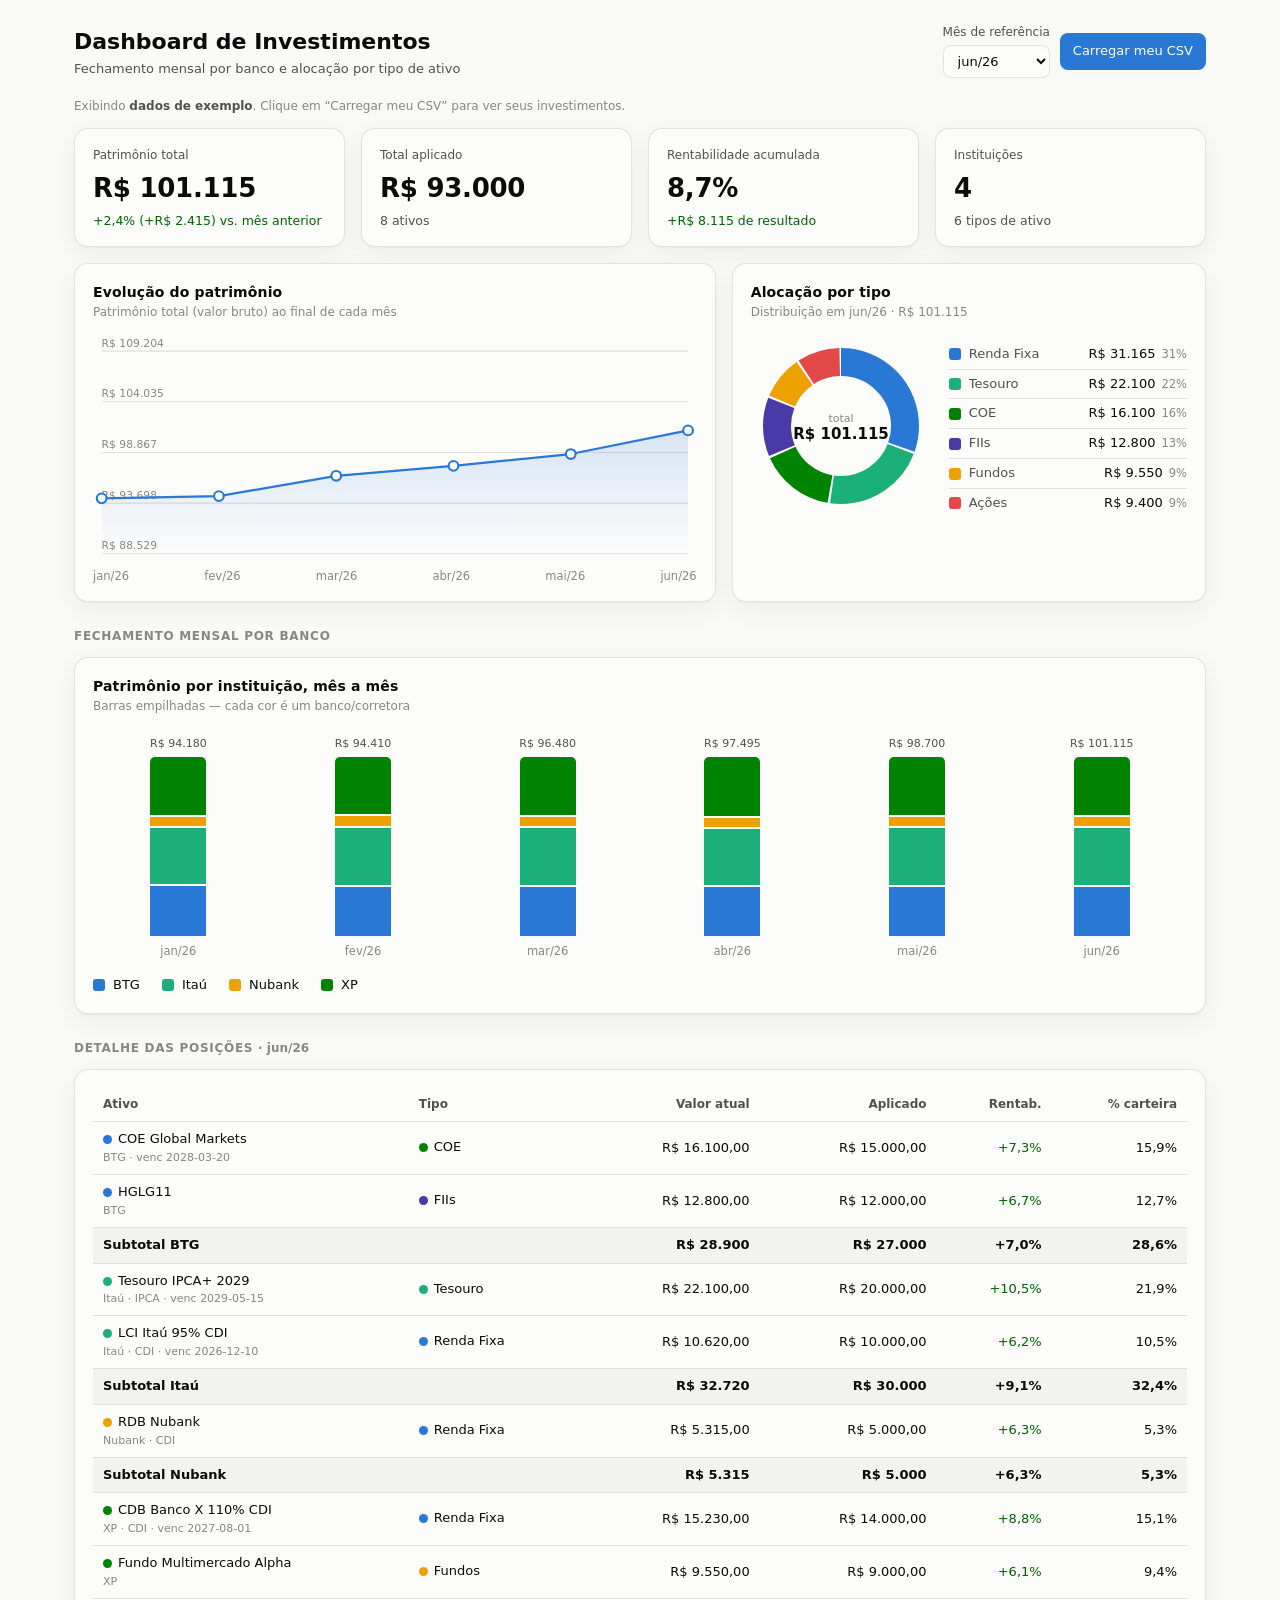
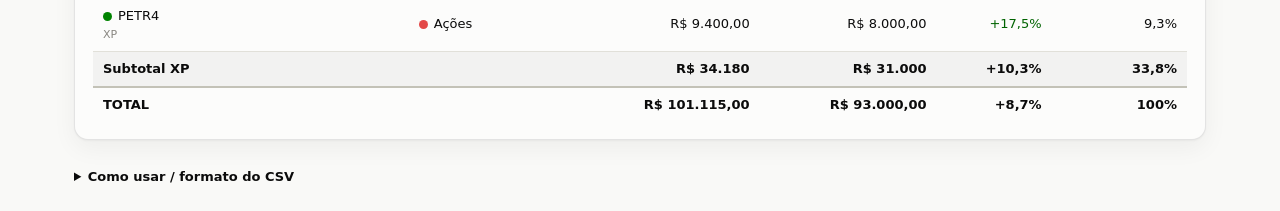
<file: dashboard-investimentos.html>
<!doctype html>
<html lang="pt-BR">
<head>
<meta charset="utf-8">
<meta name="viewport" content="width=device-width, initial-scale=1">
<title>Dashboard de Investimentos</title>
<style>
  :root{
    /* superfícies e tinta */
    --page:#f9f9f7; --surface:#fcfcfb;
    --ink:#0b0b0b; --ink-2:#52514e; --muted:#898781;
    --grid:#e1e0d9; --axis:#c3c2b7; --border:rgba(11,11,11,.10);
    --good:#006300; --bad:#c0392b;
    /* paleta categórica (light) */
    --c1:#2a78d6; --c2:#1baf7a; --c3:#eda100; --c4:#008300;
    --c5:#4a3aa7; --c6:#e34948; --c7:#e87ba4; --c8:#eb6834;
    --shadow:0 1px 2px rgba(11,11,11,.04), 0 8px 24px rgba(11,11,11,.05);
  }
  @media (prefers-color-scheme: dark){
    :root{
      --page:#0d0d0d; --surface:#1a1a19;
      --ink:#ffffff; --ink-2:#c3c2b7; --muted:#898781;
      --grid:#2c2c2a; --axis:#383835; --border:rgba(255,255,255,.10);
      --good:#0ca30c; --bad:#e66767;
      --c1:#3987e5; --c2:#199e70; --c3:#c98500; --c4:#008300;
      --c5:#9085e9; --c6:#e66767; --c7:#d55181; --c8:#d95926;
      --shadow:0 1px 2px rgba(0,0,0,.4), 0 8px 24px rgba(0,0,0,.5);
    }
  }
  *{box-sizing:border-box}
  html,body{margin:0}
  body{
    background:var(--page); color:var(--ink);
    font-family:system-ui,-apple-system,"Segoe UI",sans-serif;
    line-height:1.45; padding:24px; max-width:1180px; margin:0 auto;
  }
  a{color:var(--c1)}
  h1{font-size:22px; margin:0 0 2px}
  .sub{color:var(--ink-2); font-size:13px; margin:0}
  header.top{
    display:flex; flex-wrap:wrap; gap:16px; align-items:flex-end;
    justify-content:space-between; margin-bottom:20px;
  }
  .controls{display:flex; flex-wrap:wrap; gap:10px; align-items:center}
  label.fld{font-size:12px; color:var(--ink-2); display:flex; flex-direction:column; gap:4px}
  select, button, .btn{
    font:inherit; font-size:13px; color:var(--ink);
    background:var(--surface); border:1px solid var(--border);
    border-radius:8px; padding:8px 12px; cursor:pointer;
  }
  select{padding:7px 10px}
  .btn:hover, button:hover{border-color:var(--axis)}
  .btn.primary{background:var(--c1); color:#fff; border-color:transparent}
  .btn.primary:hover{filter:brightness(.95)}

  .grid{display:grid; gap:16px}
  .kpis{grid-template-columns:repeat(auto-fit,minmax(180px,1fr)); margin-bottom:16px}
  .cards{grid-template-columns:1.15fr .85fr}
  @media (max-width:820px){ .cards{grid-template-columns:1fr} }

  .card{
    background:var(--surface); border:1px solid var(--border);
    border-radius:14px; padding:18px 18px 16px; box-shadow:var(--shadow);
  }
  .card h2{font-size:14px; margin:0 0 2px; letter-spacing:.01em}
  .card .hint{font-size:12px; color:var(--muted); margin:0 0 14px}

  .kpi .k-label{font-size:12px; color:var(--ink-2); margin:0 0 6px}
  .kpi .k-value{font-size:26px; font-weight:650; letter-spacing:-.01em}
  .kpi .k-delta{font-size:12.5px; margin-top:4px; color:var(--ink-2)}
  .up{color:var(--good)} .down{color:var(--bad)}

  /* donut */
  .donut-wrap{display:flex; gap:18px; align-items:center; flex-wrap:wrap}
  .donut-wrap svg{flex:0 0 auto}
  .legend{list-style:none; margin:0; padding:0; flex:1 1 200px; min-width:190px}
  .legend li{display:grid; grid-template-columns:12px 1fr auto; gap:8px; align-items:center;
    padding:5px 0; font-size:13px; border-bottom:1px solid var(--grid)}
  .legend li:last-child{border-bottom:0}
  .legend .sw{width:12px; height:12px; border-radius:3px}
  .legend .nm{color:var(--ink-2); overflow:hidden; text-overflow:ellipsis; white-space:nowrap}
  .legend .vl{font-variant-numeric:tabular-nums; text-align:right}
  .legend .pc{color:var(--muted); font-size:11.5px; margin-left:6px}

  /* stacked bars */
  .chart-area{position:relative}
  .bars{display:flex; align-items:flex-end; gap:14px; height:230px; padding-top:6px}
  .bar-col{flex:1 1 0; display:flex; flex-direction:column; align-items:center; height:100%; justify-content:flex-end; min-width:0}
  .bar-stack{width:100%; max-width:56px; display:flex; flex-direction:column-reverse;
    border-radius:5px 5px 0 0; overflow:hidden; gap:2px; background:transparent}
  .seg{width:100%; cursor:default}
  .bar-x{font-size:11.5px; color:var(--muted); margin-top:7px; white-space:nowrap;
    font-variant-numeric:tabular-nums}
  .bar-total{font-size:11px; color:var(--ink-2); margin-bottom:5px; font-variant-numeric:tabular-nums}

  /* line */
  .line-x{display:flex; justify-content:space-between; font-size:11.5px; color:var(--muted); margin-top:6px}

  /* table */
  .tbl-wrap{overflow-x:auto}
  table{border-collapse:collapse; width:100%; font-size:13px}
  th,td{padding:8px 10px; text-align:right; border-bottom:1px solid var(--grid); white-space:nowrap}
  th:first-child,td:first-child, th.l,td.l{text-align:left}
  th{color:var(--ink-2); font-weight:600; font-size:12px; position:sticky; top:0; background:var(--surface)}
  td.num, th.num{font-variant-numeric:tabular-nums}
  tr.group td{background:color-mix(in srgb, var(--ink) 4%, transparent); font-weight:600}
  tbody tr:hover td{background:color-mix(in srgb, var(--c1) 7%, transparent)}
  .chip{display:inline-flex; align-items:center; gap:6px}
  .chip .dot{width:9px;height:9px;border-radius:50%}
  tfoot td{font-weight:700; border-top:2px solid var(--axis); border-bottom:0}

  /* tooltip */
  #tip{position:fixed; pointer-events:none; z-index:50; background:var(--ink); color:var(--page);
    padding:7px 10px; border-radius:8px; font-size:12px; box-shadow:var(--shadow);
    opacity:0; transition:opacity .08s; max-width:240px}
  #tip b{font-weight:650}
  #tip .muted{opacity:.7}

  .section-title{font-size:12px; text-transform:uppercase; letter-spacing:.06em;
    color:var(--muted); margin:26px 0 12px}
  .filebar{font-size:12px; color:var(--muted)}
  .filebar b{color:var(--ink-2); font-weight:600}
  details.help{margin-top:28px; font-size:13px; color:var(--ink-2)}
  details.help summary{cursor:pointer; color:var(--ink); font-weight:600}
  details.help code{background:color-mix(in srgb,var(--ink) 7%,transparent); padding:1px 5px; border-radius:4px; font-size:12px}
  details.help pre{background:var(--surface); border:1px solid var(--border); border-radius:8px; padding:12px; overflow:auto}
</style>
</head>
<body>

<header class="top">
  <div>
    <h1>Dashboard de Investimentos</h1>
    <p class="sub">Fechamento mensal por banco e alocação por tipo de ativo</p>
  </div>
  <div class="controls">
    <label class="fld">Mês de referência
      <select id="monthSel"></select>
    </label>
    <input type="file" id="fileInput" accept=".csv,text/csv" hidden>
    <button class="btn primary" id="loadBtn" type="button">Carregar meu CSV</button>
  </div>
</header>

<p class="filebar" id="filebar">Exibindo <b>dados de exemplo</b>. Clique em “Carregar meu CSV” para ver seus investimentos.</p>

<!-- KPIs -->
<section class="grid kpis" id="kpis"></section>

<!-- Linha 1: evolução + donut -->
<section class="grid cards">
  <div class="card">
    <h2>Evolução do patrimônio</h2>
    <p class="hint">Patrimônio total (valor bruto) ao final de cada mês</p>
    <div class="chart-area" id="lineChart"></div>
  </div>
  <div class="card">
    <h2>Alocação por tipo</h2>
    <p class="hint" id="donutHint">Distribuição no mês selecionado</p>
    <div class="donut-wrap">
      <div id="donut"></div>
      <ul class="legend" id="donutLegend"></ul>
    </div>
  </div>
</section>

<!-- Linha 2: fechamento por banco -->
<h3 class="section-title">Fechamento mensal por banco</h3>
<div class="card">
  <h2>Patrimônio por instituição, mês a mês</h2>
  <p class="hint">Barras empilhadas — cada cor é um banco/corretora</p>
  <div class="chart-area" id="bankChart"></div>
  <ul class="legend" id="bankLegend" style="margin-top:14px; display:flex; flex-wrap:wrap; gap:4px 22px"></ul>
</div>

<!-- Tabela detalhada -->
<h3 class="section-title">Detalhe das posições <span id="tblMonth" style="text-transform:none;letter-spacing:0"></span></h3>
<div class="card">
  <div class="tbl-wrap"><table id="detailTable"></table></div>
</div>

<details class="help">
  <summary>Como usar / formato do CSV</summary>
  <p>Exporte do Numbers em <b>Arquivo → Exportar para → CSV</b> com uma linha por investimento, por mês. Colunas reconhecidas (nomes flexíveis, com ou sem acento):</p>
  <pre>Data_Referencia,Banco_Corretora,Tipo,Ativo,Valor_Atual,Valor_Aplicado,Indexador,Vencimento
2026-06-30,XP,Renda Fixa,CDB Banco X 110% CDI,15230.45,14000,CDI,2027-08-01</pre>
  <p><b>Obrigatórias:</b> Data_Referencia, Banco_Corretora, Tipo, Ativo, Valor_Atual. <b>Opcionais:</b> Valor_Aplicado (habilita rentabilidade), Indexador, Vencimento.</p>
  <p>Aceita separador <code>,</code> ou <code>;</code>, valores com <code>R$</code>, e números no padrão brasileiro (<code>15.230,45</code>) ou internacional (<code>15230.45</code>). Datas em <code>AAAA-MM-DD</code> ou <code>DD/MM/AAAA</code>. Nada é enviado para a internet — tudo roda no seu navegador.</p>
</details>

<div id="tip"></div>

<script>
/* ============================ Dados de exemplo ============================ */
const SAMPLE_CSV = `Data_Referencia,Banco_Corretora,Tipo,Ativo,Valor_Atual,Valor_Aplicado,Indexador,Vencimento
2026-01-31,XP,Renda Fixa,CDB Banco X 110% CDI,14180,14000,CDI,2027-08-01
2026-01-31,XP,Ações,PETR4,8200,8000,,
2026-01-31,XP,Fundos,Fundo Multimercado Alpha,9050,9000,,
2026-01-31,Itaú,Tesouro,Tesouro IPCA+ 2029,20500,20000,IPCA,2029-05-15
2026-01-31,Itaú,Renda Fixa,LCI Itaú 95% CDI,10100,10000,CDI,2026-12-10
2026-01-31,Nubank,Renda Fixa,RDB Nubank,5050,5000,CDI,
2026-01-31,BTG,COE,COE Global Markets,15000,15000,,2028-03-20
2026-01-31,BTG,FIIs,HGLG11,12100,12000,,
2026-02-28,XP,Renda Fixa,CDB Banco X 110% CDI,14360,14000,CDI,2027-08-01
2026-02-28,XP,Ações,PETR4,7900,8000,,
2026-02-28,XP,Fundos,Fundo Multimercado Alpha,9150,9000,,
2026-02-28,Itaú,Tesouro,Tesouro IPCA+ 2029,20800,20000,IPCA,2029-05-15
2026-02-28,Itaú,Renda Fixa,LCI Itaú 95% CDI,10200,10000,CDI,2026-12-10
2026-02-28,Nubank,Renda Fixa,RDB Nubank,5100,5000,CDI,
2026-02-28,BTG,COE,COE Global Markets,15000,15000,,2028-03-20
2026-02-28,BTG,FIIs,HGLG11,11900,12000,,
2026-03-31,XP,Renda Fixa,CDB Banco X 110% CDI,14550,14000,CDI,2027-08-01
2026-03-31,XP,Ações,PETR4,8600,8000,,
2026-03-31,XP,Fundos,Fundo Multimercado Alpha,9080,9000,,
2026-03-31,Itaú,Tesouro,Tesouro IPCA+ 2029,21200,20000,IPCA,2029-05-15
2026-03-31,Itaú,Renda Fixa,LCI Itaú 95% CDI,10300,10000,CDI,2026-12-10
2026-03-31,Nubank,Renda Fixa,RDB Nubank,5150,5000,CDI,
2026-03-31,BTG,COE,COE Global Markets,15300,15000,,2028-03-20
2026-03-31,BTG,FIIs,HGLG11,12300,12000,,
2026-04-30,XP,Renda Fixa,CDB Banco X 110% CDI,14740,14000,CDI,2027-08-01
2026-04-30,XP,Ações,PETR4,9100,8000,,
2026-04-30,XP,Fundos,Fundo Multimercado Alpha,9250,9000,,
2026-04-30,Itaú,Tesouro,Tesouro IPCA+ 2029,21000,20000,IPCA,2029-05-15
2026-04-30,Itaú,Renda Fixa,LCI Itaú 95% CDI,10400,10000,CDI,2026-12-10
2026-04-30,Nubank,Renda Fixa,RDB Nubank,5205,5000,CDI,
2026-04-30,BTG,COE,COE Global Markets,15300,15000,,2028-03-20
2026-04-30,BTG,FIIs,HGLG11,12500,12000,,
2026-05-31,XP,Renda Fixa,CDB Banco X 110% CDI,14930,14000,CDI,2027-08-01
2026-05-31,XP,Ações,PETR4,8800,8000,,
2026-05-31,XP,Fundos,Fundo Multimercado Alpha,9400,9000,,
2026-05-31,Itaú,Tesouro,Tesouro IPCA+ 2029,21600,20000,IPCA,2029-05-15
2026-05-31,Itaú,Renda Fixa,LCI Itaú 95% CDI,10510,10000,CDI,2026-12-10
2026-05-31,Nubank,Renda Fixa,RDB Nubank,5260,5000,CDI,
2026-05-31,BTG,COE,COE Global Markets,15800,15000,,2028-03-20
2026-05-31,BTG,FIIs,HGLG11,12400,12000,,
2026-06-30,XP,Renda Fixa,CDB Banco X 110% CDI,15230,14000,CDI,2027-08-01
2026-06-30,XP,Ações,PETR4,9400,8000,,
2026-06-30,XP,Fundos,Fundo Multimercado Alpha,9550,9000,,
2026-06-30,Itaú,Tesouro,Tesouro IPCA+ 2029,22100,20000,IPCA,2029-05-15
2026-06-30,Itaú,Renda Fixa,LCI Itaú 95% CDI,10620,10000,CDI,2026-12-10
2026-06-30,Nubank,Renda Fixa,RDB Nubank,5315,5000,CDI,
2026-06-30,BTG,COE,COE Global Markets,16100,15000,,2028-03-20
2026-06-30,BTG,FIIs,HGLG11,12800,12000,,`;

/* ============================ Utilidades ============================ */
const SLOTS = ['--c1','--c2','--c3','--c4','--c5','--c6','--c7','--c8'];
const cvar = s => getComputedStyle(document.documentElement).getPropertyValue(s).trim();
const brl = new Intl.NumberFormat('pt-BR',{style:'currency',currency:'BRL',maximumFractionDigits:0});
const brlc = new Intl.NumberFormat('pt-BR',{style:'currency',currency:'BRL',minimumFractionDigits:2});
const pct = (x,d=1) => (x>=0?'+':'') + x.toLocaleString('pt-BR',{minimumFractionDigits:d,maximumFractionDigits:d}) + '%';
const pctPlain = (x,d=1) => x.toLocaleString('pt-BR',{minimumFractionDigits:d,maximumFractionDigits:d}) + '%';

const MONTHS_PT = ['jan','fev','mar','abr','mai','jun','jul','ago','set','out','nov','dez'];
const TYPE_ORDER = ['Renda Fixa','Tesouro','Fundos','COE','FIIs','Ações','Cripto','Multimercado','Previdência','Outros'];

function parseNumber(raw){
  if(raw==null) return 0;
  let s = String(raw).trim().replace(/r\$/i,'').replace(/\s/g,'');
  if(!s) return 0;
  const hasDot = s.includes('.'), hasComma = s.includes(',');
  if(hasDot && hasComma){ s = s.replace(/\./g,'').replace(',','.'); }   // 15.230,45
  else if(hasComma){ s = s.replace(',','.'); }                          // 15230,45
  const n = parseFloat(s);
  return isNaN(n)?0:n;
}
function toMonthKey(raw){
  if(!raw) return null;
  let s = String(raw).trim();
  let y,m;
  let iso = s.match(/^(\d{4})-(\d{1,2})/);
  let br  = s.match(/^(\d{1,2})[\/\.](\d{1,2})[\/\.](\d{2,4})/);
  if(iso){ y=+iso[1]; m=+iso[2]; }
  else if(br){ m=+br[2]; y=+br[3]; if(y<100) y+=2000; }
  else { const d=new Date(s); if(isNaN(d)) return null; y=d.getFullYear(); m=d.getMonth()+1; }
  if(!y||!m) return null;
  return {key:`${y}-${String(m).padStart(2,'0')}`, label:`${MONTHS_PT[m-1]}/${String(y).slice(2)}`, y, m};
}

/* CSV parser com detecção de separador e aspas */
function parseCSV(text){
  text = text.replace(/^﻿/,'').replace(/\r\n?/g,'\n');
  const firstLine = text.split('\n')[0]||'';
  const sep = (firstLine.split(';').length > firstLine.split(',').length) ? ';' : ',';
  const rows=[]; let cur=[], val='', q=false;
  for(let i=0;i<text.length;i++){
    const ch=text[i];
    if(q){
      if(ch==='"'){ if(text[i+1]==='"'){val+='"';i++;} else q=false; }
      else val+=ch;
    } else {
      if(ch==='"') q=true;
      else if(ch===sep){ cur.push(val); val=''; }
      else if(ch==='\n'){ cur.push(val); rows.push(cur); cur=[]; val=''; }
      else val+=ch;
    }
  }
  if(val.length||cur.length){ cur.push(val); rows.push(cur); }
  return rows.filter(r=>r.some(c=>String(c).trim()!==''));
}

const norm = s => String(s||'').toLowerCase().normalize('NFD').replace(/[̀-ͯ]/g,'').replace(/[^a-z0-9]/g,'');
const HEADER_MAP = {
  data:      ['datareferencia','data','mes','competencia','referencia','datadereferencia','periodo'],
  banco:     ['bancocorretora','banco','corretora','instituicao','banconome'],
  tipo:      ['tipo','classe','categoria','tipodeativo','classe de ativo','classedeativo'],
  ativo:     ['ativo','nome','investimento','produto','papel','descricao'],
  atual:     ['valoratual','saldo','saldobruto','valor','posicao','montante','valorbruto','valoratualbruto'],
  aplicado:  ['valoraplicado','aplicado','valorinvestido','investido','custo','valoraplicadoinicial'],
  indexador: ['indexador','index','indice','indexado'],
  vencimento:['vencimento','venc','datavencimento','datadevencimento'],
};
function resolveHeaders(headerRow){
  const idx={}; const cols = headerRow.map(norm);
  for(const key in HEADER_MAP){
    for(const syn of HEADER_MAP[key]){
      const pos = cols.indexOf(norm(syn));
      if(pos>=0){ idx[key]=pos; break; }
    }
  }
  return idx;
}

function loadData(csvText){
  const rows = parseCSV(csvText);
  if(!rows.length) throw new Error('Arquivo vazio.');
  const idx = resolveHeaders(rows[0]);
  const missing = ['data','banco','tipo','ativo','atual'].filter(k=>idx[k]==null);
  if(missing.length){
    const names={data:'Data_Referencia',banco:'Banco_Corretora',tipo:'Tipo',ativo:'Ativo',atual:'Valor_Atual'};
    throw new Error('Não encontrei as colunas: '+missing.map(k=>names[k]).join(', ')+'. Verifique o cabeçalho.');
  }
  const recs=[];
  for(let i=1;i<rows.length;i++){
    const r=rows[i];
    const mk = toMonthKey(r[idx.data]);
    if(!mk) continue;
    const atual = parseNumber(r[idx.atual]);
    recs.push({
      mkey:mk.key, mlabel:mk.label, y:mk.y, m:mk.m,
      banco:(r[idx.banco]||'—').trim(),
      tipo:(r[idx.tipo]||'Outros').trim(),
      ativo:(r[idx.ativo]||'—').trim(),
      atual,
      aplicado: idx.aplicado!=null ? parseNumber(r[idx.aplicado]) : null,
      indexador: idx.indexador!=null ? (r[idx.indexador]||'').trim() : '',
      vencimento: idx.vencimento!=null ? (r[idx.vencimento]||'').trim() : '',
    });
  }
  if(!recs.length) throw new Error('Nenhuma linha válida encontrada.');
  return recs;
}

/* ============================ Estado / cores ============================ */
let DATA=[], MONTHS=[], BANK_COLOR={}, TYPE_COLOR={}, hasAplicado=false;

function buildIndexes(){
  const mset = new Map();
  DATA.forEach(d=>mset.set(d.mkey,d.mlabel));
  MONTHS = [...mset.entries()].sort((a,b)=>a[0]<b[0]?-1:1).map(([key,label])=>({key,label}));

  const banks=[...new Set(DATA.map(d=>d.banco))].sort((a,b)=>a.localeCompare(b,'pt-BR'));
  BANK_COLOR={}; banks.forEach((b,i)=>BANK_COLOR[b]=`var(${SLOTS[i%8]})`);

  const types=[...new Set(DATA.map(d=>d.tipo))].sort((a,b)=>{
    let ia=TYPE_ORDER.indexOf(a), ib=TYPE_ORDER.indexOf(b);
    if(ia<0) ia=99; if(ib<0) ib=99;
    return ia!==ib ? ia-ib : a.localeCompare(b,'pt-BR');
  });
  TYPE_COLOR={}; types.forEach((t,i)=>TYPE_COLOR[t]=`var(${SLOTS[i%8]})`);

  hasAplicado = DATA.some(d=>d.aplicado!=null && d.aplicado>0);
}

const monthRecs = mk => DATA.filter(d=>d.mkey===mk);
const sum = arr => arr.reduce((a,d)=>a+d.atual,0);
const sumApl = arr => arr.reduce((a,d)=>a+(d.aplicado||0),0);
function totalsBy(recs, field){
  const m=new Map();
  recs.forEach(d=>m.set(d[field],(m.get(d[field])||0)+d.atual));
  return m;
}

/* ============================ Tooltip ============================ */
const tip=document.getElementById('tip');
function showTip(html,x,y){ tip.innerHTML=html; tip.style.opacity=1;
  const pad=14; let tx=x+pad, ty=y+pad;
  const r=tip.getBoundingClientRect();
  if(tx+r.width>innerWidth) tx=x-r.width-pad;
  if(ty+r.height>innerHeight) ty=y-r.height-pad;
  tip.style.left=tx+'px'; tip.style.top=ty+'px';
}
function hideTip(){ tip.style.opacity=0; }

/* ============================ KPIs ============================ */
function renderKPIs(mk){
  const el=document.getElementById('kpis');
  const recs=monthRecs(mk);
  const total=sum(recs);
  const idx=MONTHS.findIndex(m=>m.key===mk);
  const prev= idx>0 ? sum(monthRecs(MONTHS[idx-1].key)) : null;
  const delta = prev!=null && prev>0 ? (total-prev)/prev*100 : null;
  const deltaAbs = prev!=null ? total-prev : null;
  const apl=sumApl(recs);
  const rent = hasAplicado && apl>0 ? (total-apl)/apl*100 : null;
  const lucro = hasAplicado ? total-apl : null;

  const cards=[
    {label:'Patrimônio total', value:brl.format(total),
     delta: delta!=null ? `<span class="${delta>=0?'up':'down'}">${pct(delta)} (${(deltaAbs>=0?'+':'')+brl.format(deltaAbs)}) vs. mês anterior</span>` : '<span class="k-delta">primeiro mês</span>'},
    {label:'Total aplicado', value: hasAplicado?brl.format(apl):'—',
     delta: hasAplicado?`<span class="k-delta">${recs.length} ativos</span>`:'<span class="k-delta">informe Valor_Aplicado</span>'},
    {label:'Rentabilidade acumulada', value: rent!=null?pctPlain(rent):'—',
     delta: lucro!=null?`<span class="${lucro>=0?'up':'down'}">${(lucro>=0?'+':'')+brl.format(lucro)} de resultado</span>`:'<span class="k-delta">requer valor aplicado</span>'},
    {label:'Instituições', value: new Set(recs.map(d=>d.banco)).size,
     delta:`<span class="k-delta">${new Set(recs.map(d=>d.tipo)).size} tipos de ativo</span>`},
  ];
  el.innerHTML=cards.map(c=>`<div class="card kpi">
      <p class="k-label">${c.label}</p>
      <div class="k-value">${c.value}</div>
      <div class="k-delta">${c.delta}</div>
    </div>`).join('');
}

/* ============================ Donut alocação por tipo ============================ */
function renderDonut(mk){
  const recs=monthRecs(mk);
  const totalsMap=totalsBy(recs,'tipo');
  const total=[...totalsMap.values()].reduce((a,b)=>a+b,0);
  const entries=[...totalsMap.entries()].sort((a,b)=>b[1]-a[1]);
  document.getElementById('donutHint').textContent = `Distribuição em ${MONTHS.find(m=>m.key===mk).label} · ${brl.format(total)}`;

  const R=78, r=50, cx=90, cy=90, C=2*Math.PI*((R+r)/2), sw=R-r;
  let acc=0; const segs=[];
  entries.forEach(([tipo,val])=>{
    const frac=val/total;
    const dash=frac*C;
    segs.push(`<circle cx="${cx}" cy="${cy}" r="${(R+r)/2}" fill="none"
       stroke="${TYPE_COLOR[tipo]}" stroke-width="${sw}"
       stroke-dasharray="${dash-2} ${C-dash+2}" stroke-dashoffset="${-acc}"
       transform="rotate(-90 ${cx} ${cy})"
       data-tipo="${encodeURIComponent(tipo)}" data-val="${val}" data-frac="${frac}"
       class="donut-seg" style="cursor:default"></circle>`);
    acc+=dash;
  });
  document.getElementById('donut').innerHTML=`
    <svg width="180" height="180" viewBox="0 0 180 180" role="img" aria-label="Alocação por tipo">
      ${segs.join('')}
      <text x="${cx}" y="${cy-4}" text-anchor="middle" font-size="11" fill="${cvar('--muted')}">total</text>
      <text x="${cx}" y="${cy+13}" text-anchor="middle" font-size="15" font-weight="650" fill="${cvar('--ink')}">${brl.format(total)}</text>
    </svg>`;

  document.getElementById('donutLegend').innerHTML=entries.map(([tipo,val])=>`
    <li><span class="sw" style="background:${TYPE_COLOR[tipo]}"></span>
      <span class="nm">${tipo}</span>
      <span class="vl">${brl.format(val)}<span class="pc">${pctPlain(val/total*100,0)}</span></span></li>`).join('');

  document.querySelectorAll('.donut-seg').forEach(s=>{
    s.addEventListener('mousemove',e=>{
      const tipo=decodeURIComponent(s.dataset.tipo);
      showTip(`<b>${tipo}</b><br>${brlc.format(+s.dataset.val)}<br><span class="muted">${pctPlain(+s.dataset.frac*100)} da carteira</span>`,e.clientX,e.clientY);
    });
    s.addEventListener('mouseleave',hideTip);
  });
}

/* ============================ Evolução (linha + área) ============================ */
function renderLine(){
  const series=MONTHS.map(m=>({...m, total:sum(monthRecs(m.key))}));
  const W=560,H=210, padL=8,padR=8,padT=14,padB=8, innerW=W-padL-padR, innerH=H-padT-padB;
  const max=Math.max(...series.map(s=>s.total))*1.08, min=Math.min(...series.map(s=>s.total))*0.94;
  const x=i=> series.length<2?padL+innerW/2 : padL + i/(series.length-1)*innerW;
  const y=v=> padT + (1-(v-min)/(max-min))*innerH;

  const grid=[0,.25,.5,.75,1].map(f=>{
    const val=min+(max-min)*f, gy=padT+(1-f)*innerH;
    return `<line x1="${padL}" y1="${gy}" x2="${W-padR}" y2="${gy}" stroke="${cvar('--grid')}" stroke-width="1"/>
      <text x="${padL}" y="${gy-4}" font-size="10" fill="${cvar('--muted')}">${brl.format(val)}</text>`;
  }).join('');
  const pts=series.map((s,i)=>`${x(i)},${y(s.total)}`).join(' ');
  const area=`M ${padL},${padT+innerH} L ${series.map((s,i)=>`${x(i)},${y(s.total)}`).join(' L ')} L ${W-padR},${padT+innerH} Z`;
  const dots=series.map((s,i)=>`<circle cx="${x(i)}" cy="${y(s.total)}" r="4.5" fill="${cvar('--surface')}" stroke="${cvar('--c1')}" stroke-width="2"
      data-i="${i}" class="line-dot" style="cursor:default"/>`).join('');

  document.getElementById('lineChart').innerHTML=`
    <svg width="100%" viewBox="0 0 ${W} ${H}" preserveAspectRatio="none" style="display:block">
      <defs><linearGradient id="ag" x1="0" y1="0" x2="0" y2="1">
        <stop offset="0" stop-color="${cvar('--c1')}" stop-opacity="0.18"/>
        <stop offset="1" stop-color="${cvar('--c1')}" stop-opacity="0"/>
      </linearGradient></defs>
      ${grid}
      <path d="${area}" fill="url(#ag)"/>
      <polyline points="${pts}" fill="none" stroke="${cvar('--c1')}" stroke-width="2" stroke-linejoin="round"/>
      ${dots}
    </svg>
    <div class="line-x">${series.map(s=>`<span>${s.label}</span>`).join('')}</div>`;

  document.querySelectorAll('.line-dot').forEach(d=>{
    d.addEventListener('mousemove',e=>{
      const s=series[+d.dataset.i];
      const prev = +d.dataset.i>0 ? series[+d.dataset.i-1].total : null;
      const dl = prev!=null&&prev>0 ? `<br><span class="muted">${pct((s.total-prev)/prev*100)} vs. mês anterior</span>`:'';
      showTip(`<b>${s.label}</b><br>${brlc.format(s.total)}${dl}`,e.clientX,e.clientY);
    });
    d.addEventListener('mouseleave',hideTip);
    d.addEventListener('mouseenter',()=>d.setAttribute('r','6'));
    d.addEventListener('mouseleave',()=>d.setAttribute('r','4.5'));
  });
}

/* ============================ Fechamento por banco (barras empilhadas) ============================ */
function renderBankChart(){
  const banks=Object.keys(BANK_COLOR);
  const perMonth=MONTHS.map(m=>{
    const recs=monthRecs(m.key);
    const byBank=totalsBy(recs,'banco');
    return {label:m.label, key:m.key, total:sum(recs), byBank};
  });
  const max=Math.max(...perMonth.map(p=>p.total));

  document.getElementById('bankChart').innerHTML=`<div class="bars">${
    perMonth.map(p=>{
      const segs=banks.filter(b=>p.byBank.get(b)).map(b=>{
        const v=p.byBank.get(b);
        return `<div class="seg" style="height:${v/p.total*100}%; background:${BANK_COLOR[b]}"
          data-b="${encodeURIComponent(b)}" data-v="${v}" data-m="${p.label}" data-t="${p.total}"></div>`;
      }).join('');
      return `<div class="bar-col">
        <div class="bar-total">${brl.format(p.total)}</div>
        <div class="bar-stack" style="height:${p.total/max*100}%">${segs}</div>
        <div class="bar-x">${p.label}</div>
      </div>`;
    }).join('')
  }</div>`;

  document.getElementById('bankLegend').innerHTML=banks.map(b=>`
    <li style="border:0; grid-template-columns:12px auto; padding:2px 0">
      <span class="sw" style="background:${BANK_COLOR[b]}"></span>
      <span class="nm" style="color:var(--ink)">${b}</span></li>`).join('');

  document.querySelectorAll('.bar-stack .seg').forEach(s=>{
    s.addEventListener('mousemove',e=>{
      const b=decodeURIComponent(s.dataset.b), v=+s.dataset.v, t=+s.dataset.t;
      showTip(`<b>${b}</b> · ${s.dataset.m}<br>${brlc.format(v)}<br><span class="muted">${pctPlain(v/t*100)} do mês</span>`,e.clientX,e.clientY);
    });
    s.addEventListener('mouseleave',hideTip);
  });
}

/* ============================ Tabela detalhada ============================ */
function renderTable(mk){
  const recs=monthRecs(mk).slice().sort((a,b)=> a.banco.localeCompare(b.banco,'pt-BR') || b.atual-a.atual );
  document.getElementById('tblMonth').textContent = '· '+MONTHS.find(m=>m.key===mk).label;
  const total=sum(recs), totalApl=sumApl(recs);

  let body='', curBank=null, bankSub=0, bankAplSub=0;
  function flush(){
    if(curBank!==null){
      body+=`<tr class="group"><td class="l">Subtotal ${curBank}</td><td></td>
        <td class="num">${brl.format(bankSub)}</td>
        <td class="num">${hasAplicado?brl.format(bankAplSub):'—'}</td>
        <td class="num">${hasAplicado&&bankAplSub>0?pct((bankSub-bankAplSub)/bankAplSub*100):'—'}</td>
        <td class="num">${pctPlain(bankSub/total*100)}</td></tr>`;
    }
  }
  recs.forEach(d=>{
    if(d.banco!==curBank){ flush(); curBank=d.banco; bankSub=0; bankAplSub=0; }
    bankSub+=d.atual; bankAplSub+=(d.aplicado||0);
    const rent = hasAplicado && d.aplicado>0 ? (d.atual-d.aplicado)/d.aplicado*100 : null;
    body+=`<tr>
      <td class="l"><span class="chip"><span class="dot" style="background:${BANK_COLOR[d.banco]}"></span>${d.ativo}</span>
        <div style="font-size:11px;color:var(--muted)">${d.banco}${d.indexador?' · '+d.indexador:''}${d.vencimento?' · venc '+d.vencimento:''}</div></td>
      <td class="l"><span class="chip"><span class="dot" style="background:${TYPE_COLOR[d.tipo]}"></span>${d.tipo}</span></td>
      <td class="num">${brlc.format(d.atual)}</td>
      <td class="num">${hasAplicado&&d.aplicado!=null?brlc.format(d.aplicado):'—'}</td>
      <td class="num ${rent!=null?(rent>=0?'up':'down'):''}">${rent!=null?pct(rent):'—'}</td>
      <td class="num">${pctPlain(d.atual/total*100)}</td></tr>`;
  });
  flush();

  document.getElementById('detailTable').innerHTML=`
    <thead><tr>
      <th class="l">Ativo</th><th class="l">Tipo</th>
      <th class="num">Valor atual</th><th class="num">Aplicado</th>
      <th class="num">Rentab.</th><th class="num">% carteira</th>
    </tr></thead>
    <tbody>${body}</tbody>
    <tfoot><tr>
      <td class="l">TOTAL</td><td></td>
      <td class="num">${brlc.format(total)}</td>
      <td class="num">${hasAplicado?brlc.format(totalApl):'—'}</td>
      <td class="num">${hasAplicado&&totalApl>0?pct((total-totalApl)/totalApl*100):'—'}</td>
      <td class="num">100%</td>
    </tr></tfoot>`;
}

/* ============================ Render geral ============================ */
function renderAll(){
  const mk=document.getElementById('monthSel').value;
  renderKPIs(mk); renderDonut(mk); renderLine(); renderBankChart(); renderTable(mk);
}
function populateMonths(){
  const sel=document.getElementById('monthSel');
  sel.innerHTML=MONTHS.map(m=>`<option value="${m.key}">${m.label}</option>`).join('');
  sel.value=MONTHS[MONTHS.length-1].key;
}
function init(csvText, fromFile, fileName){
  try{
    DATA=loadData(csvText); buildIndexes(); populateMonths(); renderAll();
    const fb=document.getElementById('filebar');
    if(fromFile) fb.innerHTML=`Exibindo <b>${fileName}</b> · ${DATA.length} posições · ${MONTHS.length} meses.`;
  }catch(err){
    alert('Não consegui ler o arquivo:\n\n'+err.message);
  }
}

document.getElementById('loadBtn').addEventListener('click',()=>document.getElementById('fileInput').click());
document.getElementById('fileInput').addEventListener('change',e=>{
  const f=e.target.files[0]; if(!f) return;
  const rd=new FileReader();
  rd.onload=()=>init(rd.result,true,f.name);
  rd.readAsText(f,'utf-8');
});
document.getElementById('monthSel').addEventListener('change',renderAll);
window.addEventListener('resize',()=>{ /* re-render p/ recalcular cores/SVG */ renderAll(); });
matchMedia('(prefers-color-scheme: dark)').addEventListener('change',renderAll);

init(SAMPLE_CSV,false);
</script>
</body>
</html>
</file>
